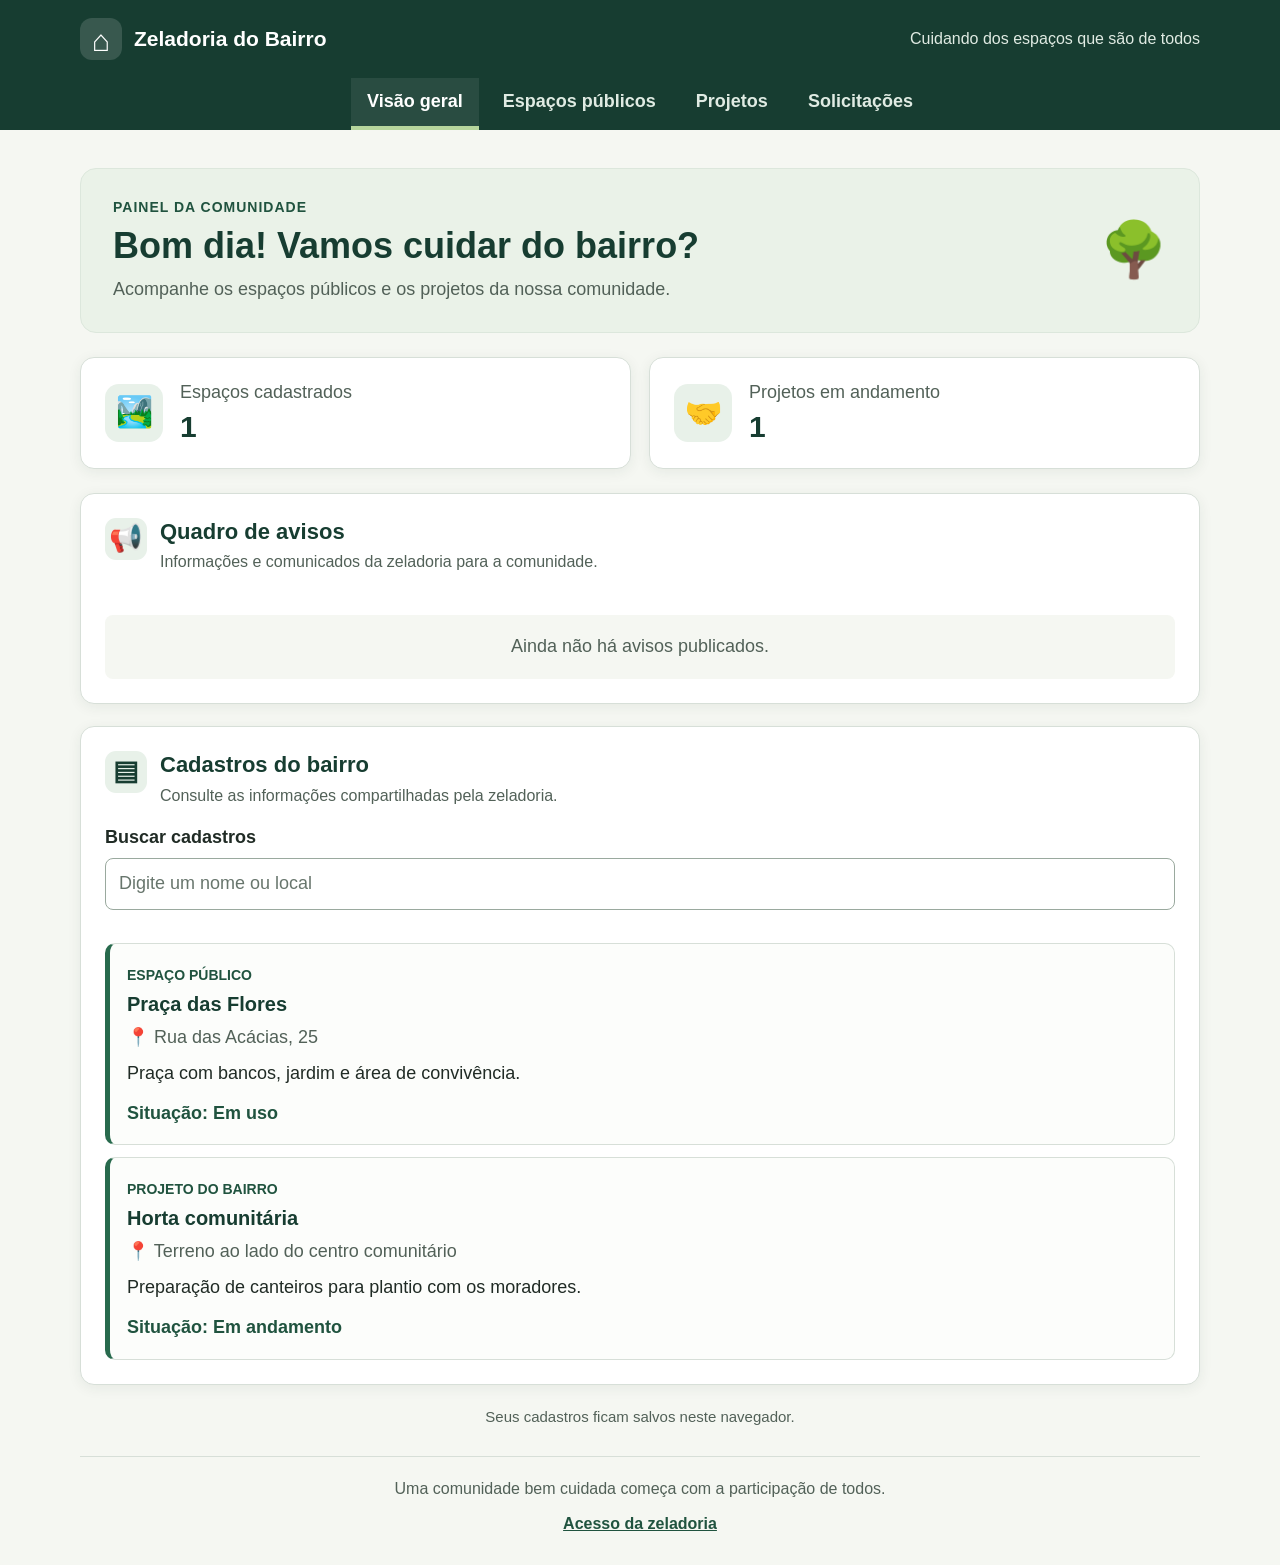
<file: globa solution/html/index.html>
<!DOCTYPE html>
<html lang="pt-BR">
<head>
  <meta charset="UTF-8">
  <meta name="viewport" content="width=device-width, initial-scale=1">
  <meta name="theme-color" content="#f5f7f2">
  <title>Zeladoria do Bairro</title>
  <link rel="stylesheet" href="../css/style.css">
  <script src="../js/public.js" defer></script>
</head>
<body data-page="dashboard">
  <a class="skip-link" href="#conteudo">Pular para o conteúdo</a>

  <header class="site-header">
    <div class="header-inner">
      <a class="brand" href="#" aria-label="Zeladoria do Bairro, página inicial">
        <span class="brand-icon" aria-hidden="true">⌂</span>
        <span>Zeladoria do Bairro</span>
      </a>
      <p class="header-note">Cuidando dos espaços que são de todos</p>
    </div>
    <nav class="main-nav" aria-label="Navegação principal">
      <a href="index.html" aria-current="page">Visão geral</a>
      <a href="espacos.html">Espaços públicos</a>
      <a href="projetos.html">Projetos</a>
      <a href="solicitacoes.html">Solicitações</a>
    </nav>
  </header>

  <main id="conteudo" class="page-content">
    <section class="welcome" aria-labelledby="page-title">
      <div>
        <p class="eyebrow">PAINEL DA COMUNIDADE</p>
        <h1 id="page-title">Bom dia! Vamos cuidar do bairro?</h1>
        <p class="welcome-copy">Acompanhe os espaços públicos e os projetos da nossa comunidade.</p>
      </div>
      <span class="welcome-icon" aria-hidden="true">🌳</span>
    </section>

    <section class="summary-grid" aria-label="Resumo do bairro">
      <article class="summary-card">
        <span class="summary-icon" aria-hidden="true">🏞️</span>
        <div>
          <p>Espaços cadastrados</p>
          <strong id="space-count">0</strong>
        </div>
      </article>
      <article class="summary-card">
        <span class="summary-icon" aria-hidden="true">🤝</span>
        <div>
          <p>Projetos em andamento</p>
          <strong id="project-count">0</strong>
        </div>
      </article>
    </section>

    <section class="panel announcements-panel" aria-labelledby="announcements-title">
      <div class="section-heading">
        <span class="heading-icon" aria-hidden="true">📢</span>
        <div>
          <h2 id="announcements-title">Quadro de avisos</h2>
          <p>Informações e comunicados da zeladoria para a comunidade.</p>
        </div>
      </div>
      <div id="public-announcements" class="announcement-list" aria-live="polite"></div>
      <p id="public-announcements-empty" class="empty-state">Ainda não há avisos publicados.</p>
    </section>

    <div class="content-grid">
      <section class="panel list-panel dashboard-list" aria-labelledby="list-title">
        <div class="list-heading">
          <div class="section-heading">
            <span class="heading-icon list-icon" aria-hidden="true">▤</span>
            <div>
              <h2 id="list-title">Cadastros do bairro</h2>
              <p>Consulte as informações compartilhadas pela zeladoria.</p>
            </div>
          </div>
          <label class="search-label" for="search-items">Buscar cadastros</label>
          <input class="search-input" id="search-items" type="search" placeholder="Digite um nome ou local">
        </div>

        <div id="item-list" class="item-list" aria-live="polite"></div>
        <p id="empty-state" class="empty-state" hidden>Nenhum cadastro encontrado.</p>
      </section>
    </div>
    <p class="privacy-note">Seus cadastros ficam salvos neste navegador.</p>
  </main>

  <footer class="site-footer">
    <p>Uma comunidade bem cuidada começa com a participação de todos.</p>
    <p class="admin-entry"><a href="admin.html">Acesso da zeladoria</a></p>
  </footer>
</body>
</html>
</file>
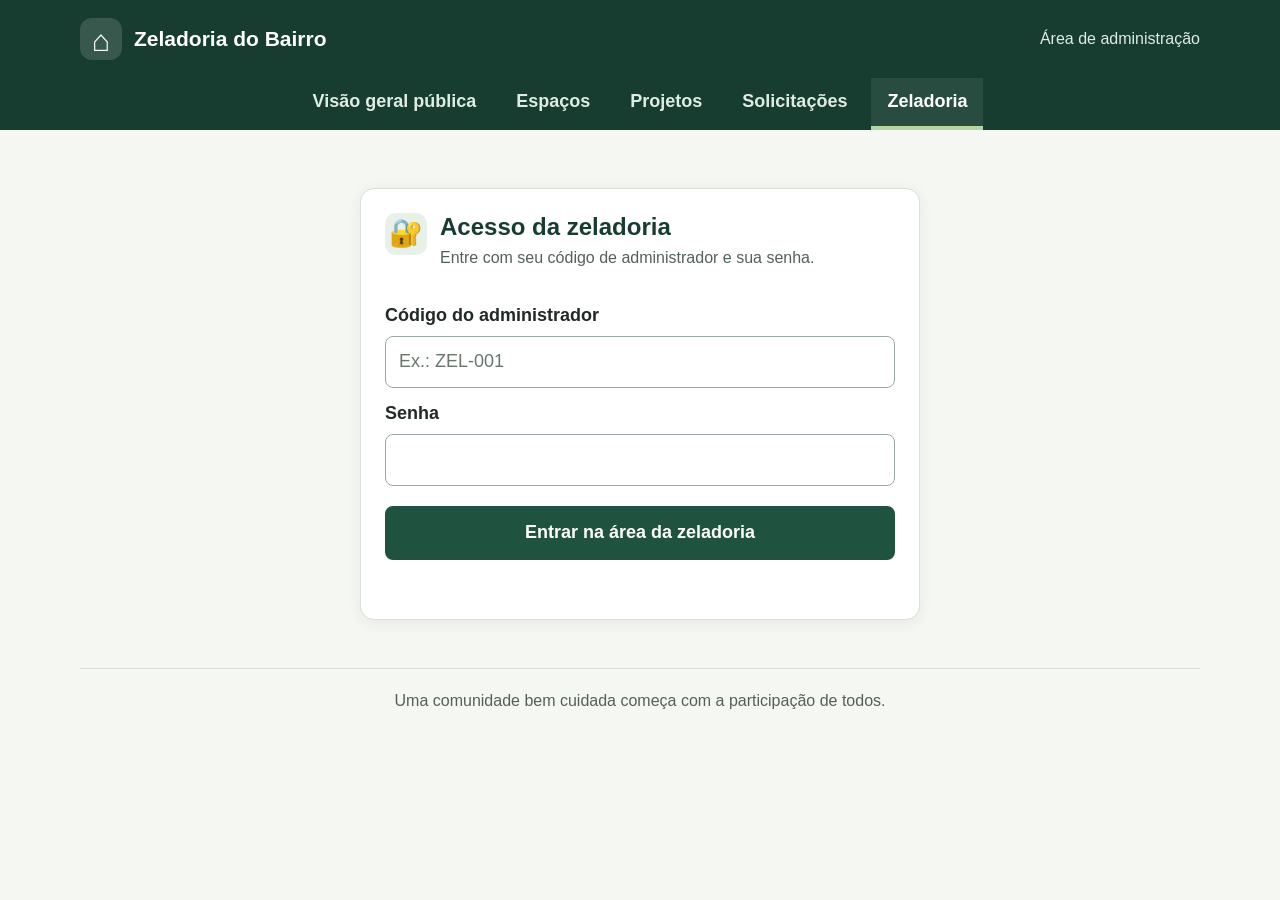
<file: globa solution/html/admin.html>
<!DOCTYPE html>
<html lang="pt-BR">
<head>
  <meta charset="UTF-8">
  <meta name="viewport" content="width=device-width, initial-scale=1">
  <meta name="theme-color" content="#f5f7f2">
  <title>Área da zeladoria | Zeladoria do Bairro</title>
  <link rel="stylesheet" href="../css/style.css">
  <script src="../js/app.js" defer></script>
  <script src="../js/admin-requests.js" defer></script>
  <script src="../js/admin-announcements.js" defer></script>
  <script src="../js/admin-auth.js" defer></script>
</head>
<body data-page="admin">
  <a class="skip-link" href="#conteudo">Pular para o conteúdo</a>
  <header class="site-header">
    <div class="header-inner">
      <a class="brand" href="index.html" aria-label="Zeladoria do Bairro, página inicial">
        <span class="brand-icon" aria-hidden="true">⌂</span>
        <span>Zeladoria do Bairro</span>
      </a>
      <p class="header-note">Área de administração</p>
    </div>
    <nav class="main-nav" aria-label="Navegação principal">
      <a href="index.html">Visão geral pública</a>
      <a href="espacos.html">Espaços</a>
      <a href="projetos.html">Projetos</a>
      <a href="solicitacoes.html">Solicitações</a>
      <a href="admin.html" aria-current="page">Zeladoria</a>
    </nav>
  </header>
  <main id="conteudo" class="page-content">
    <section id="login-section" class="panel login-panel" aria-labelledby="login-title">
      <div class="section-heading">
        <span class="heading-icon" aria-hidden="true">🔐</span>
        <div>
          <h1 id="login-title">Acesso da zeladoria</h1>
          <p>Entre com seu código de administrador e sua senha.</p>
        </div>
      </div>
      <form id="login-form">
        <label for="admin-code">Código do administrador</label>
        <input id="admin-code" name="code" type="text" autocomplete="username" maxlength="24" placeholder="Ex.: ZEL-001" required>
        <label for="admin-password">Senha</label>
        <input id="admin-password" name="password" type="password" autocomplete="current-password" maxlength="64" required>
        <button class="button button-primary submit-button" type="submit">Entrar na área da zeladoria</button>
        <p id="login-message" class="form-message" role="status" aria-live="polite"></p>
      </form>
    </section>

    <div id="admin-content" hidden>
    <section class="welcome" aria-labelledby="page-title">
      <div>
        <p class="eyebrow">ADMINISTRAÇÃO</p>
        <h1 id="page-title">Área da zeladoria</h1>
        <p class="welcome-copy">Gerencie os espaços, acompanhe projetos e atualize as solicitações dos moradores.</p>
      </div>
      <span class="welcome-icon" aria-hidden="true">🧰</span>
    </section>
    <aside class="demo-notice" aria-label="Aviso sobre acesso">
      <strong>Modo demonstração:</strong> o login é apenas visual; códigos e senhas ficam no JavaScript e podem ser vistos. Não use dados pessoais ou informações confidenciais. Acesso realmente protegido exige servidor com autenticação.
    </aside>
    <div class="admin-session">
      <p id="admin-session-name" role="status"></p>
      <button id="logout-button" class="delete-button" type="button">Sair da área da zeladoria</button>
    </div>

    <section class="summary-grid" aria-label="Resumo de cadastros">
      <article class="summary-card">
        <span class="summary-icon" aria-hidden="true">🏞️</span>
        <div><p>Espaços cadastrados</p><strong id="space-count">0</strong></div>
      </article>
      <article class="summary-card">
        <span class="summary-icon" aria-hidden="true">🤝</span>
        <div><p>Projetos em andamento</p><strong id="project-count">0</strong></div>
      </article>
    </section>

    <div class="content-grid admin-management-grid">
      <section class="panel list-panel" aria-labelledby="list-title">
        <div class="list-heading">
          <div class="section-heading">
            <span class="heading-icon list-icon" aria-hidden="true">▤</span>
            <div><h2 id="list-title">Espaços e projetos</h2><p>Edite a situação ou remova um cadastro.</p></div>
          </div>
          <label class="search-label" for="search-items">Buscar cadastros</label>
          <input class="search-input" id="search-items" type="search" placeholder="Digite um nome ou local">
        </div>
        <div class="filters" role="group" aria-label="Filtrar cadastros">
          <button class="filter-button is-selected" type="button" data-filter="all" aria-pressed="true">Todos</button>
          <button class="filter-button" type="button" data-filter="space" aria-pressed="false">Espaços públicos</button>
          <button class="filter-button" type="button" data-filter="project" aria-pressed="false">Projetos</button>
        </div>
        <div id="item-list" class="item-list" aria-live="polite"></div>
        <p id="empty-state" class="empty-state" hidden>Nenhum cadastro encontrado.</p>
        <p id="form-message" class="form-message" role="status" aria-live="polite"></p>
      </section>
    </div>

    <section class="panel requests-admin-panel" aria-labelledby="requests-admin-title">
      <div class="list-heading">
        <div class="section-heading">
          <span class="heading-icon list-icon" aria-hidden="true">📣</span>
          <div><h2 id="requests-admin-title">Solicitações dos moradores</h2><p>Atualize a situação ou exclua solicitações resolvidas.</p></div>
        </div>
        <label class="search-label" for="search-admin-requests">Buscar solicitações</label>
        <input class="search-input" id="search-admin-requests" type="search" placeholder="Digite um assunto ou local">
      </div>
      <div id="admin-request-list" class="item-list" aria-live="polite"></div>
      <p id="admin-requests-empty" class="empty-state">Ainda não há solicitações da comunidade.</p>
      <p id="admin-request-message" class="form-message" role="status" aria-live="polite"></p>
    </section>

    <section class="panel announcements-admin-panel" aria-labelledby="announcements-admin-title">
      <div class="section-heading">
        <span class="heading-icon" aria-hidden="true">📢</span>
        <div>
          <h2 id="announcements-admin-title">Avisos para a comunidade</h2>
          <p>Publique comunicados que aparecerão no quadro da página inicial.</p>
        </div>
      </div>
      <form id="announcement-form">
        <label for="announcement-title">Título do aviso</label>
        <input id="announcement-title" name="title" type="text" maxlength="80" placeholder="Ex.: Limpeza da praça na sexta-feira" required>
        <label for="announcement-body">Mensagem</label>
        <textarea id="announcement-body" name="body" rows="4" maxlength="500" placeholder="Escreva o aviso para os moradores" required></textarea>
        <button class="button button-primary submit-button" type="submit">＋ &nbsp;Publicar aviso</button>
        <p id="announcement-message" class="form-message" role="status" aria-live="polite"></p>
      </form>
      <h3 class="announcements-list-title">Avisos publicados</h3>
      <div id="admin-announcements" class="announcement-list" aria-live="polite"></div>
      <p id="admin-announcements-empty" class="empty-state">Ainda não há avisos publicados.</p>
    </section>

    <p class="privacy-note"><a href="index.html">Voltar à área da comunidade</a></p>
    </div>
  </main>
  <footer class="site-footer"><p>Uma comunidade bem cuidada começa com a participação de todos.</p></footer>
</body>
</html>
</file>
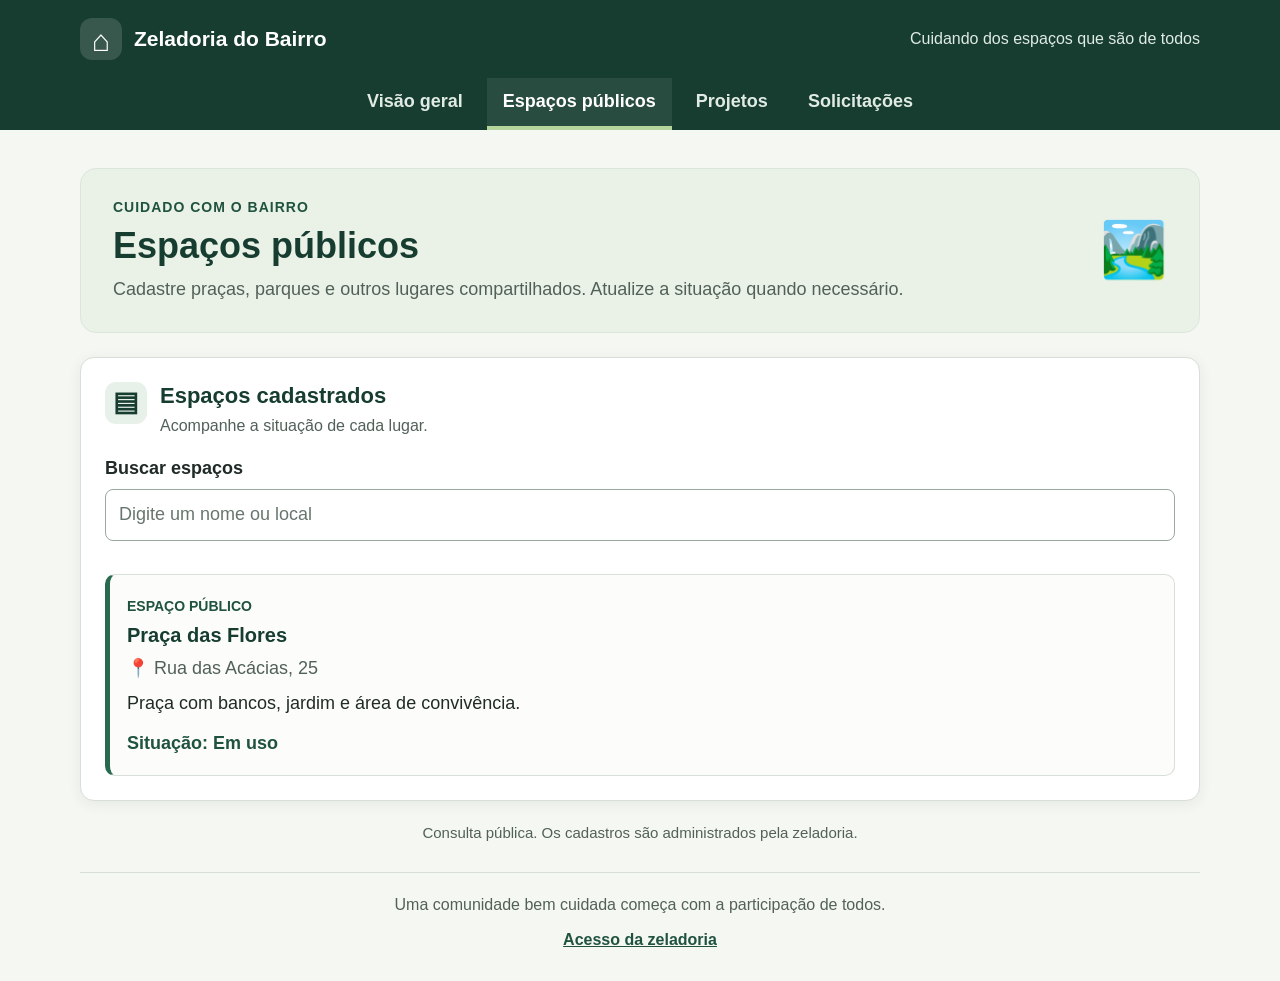
<file: globa solution/html/espacos.html>
<!DOCTYPE html>
<html lang="pt-BR">
<head>
  <meta charset="UTF-8">
  <meta name="viewport" content="width=device-width, initial-scale=1">
  <meta name="theme-color" content="#f5f7f2">
  <title>Espaços públicos | Zeladoria do Bairro</title>
  <link rel="stylesheet" href="../css/style.css">
  <script src="../js/public.js" defer></script>
</head>
<body data-page="space">
  <a class="skip-link" href="#conteudo">Pular para o conteúdo</a>
  <header class="site-header">
    <div class="header-inner">
      <a class="brand" href="index.html" aria-label="Zeladoria do Bairro, página inicial">
        <span class="brand-icon" aria-hidden="true">⌂</span>
        <span>Zeladoria do Bairro</span>
      </a>
      <p class="header-note">Cuidando dos espaços que são de todos</p>
    </div>
    <nav class="main-nav" aria-label="Navegação principal">
      <a href="index.html">Visão geral</a>
      <a href="espacos.html" aria-current="page">Espaços públicos</a>
      <a href="projetos.html">Projetos</a>
      <a href="solicitacoes.html">Solicitações</a>
    </nav>
  </header>
  <main id="conteudo" class="page-content">
    <section class="welcome" aria-labelledby="page-title">
      <div>
        <p class="eyebrow">CUIDADO COM O BAIRRO</p>
        <h1 id="page-title">Espaços públicos</h1>
        <p class="welcome-copy">Cadastre praças, parques e outros lugares compartilhados. Atualize a situação quando necessário.</p>
      </div>
      <span class="welcome-icon" aria-hidden="true">🏞️</span>
    </section>
    <div class="content-grid public-content">
      <section class="panel list-panel" aria-labelledby="list-title">
        <div class="list-heading">
          <div class="section-heading">
            <span class="heading-icon list-icon" aria-hidden="true">▤</span>
            <div>
              <h2 id="list-title">Espaços cadastrados</h2>
              <p>Acompanhe a situação de cada lugar.</p>
            </div>
          </div>
          <label class="search-label" for="search-items">Buscar espaços</label>
          <input class="search-input" id="search-items" type="search" placeholder="Digite um nome ou local">
        </div>
        <div id="item-list" class="item-list" aria-live="polite"></div>
        <p id="empty-state" class="empty-state" hidden>Nenhum espaço encontrado.</p>
      </section>
    </div>
    <p class="privacy-note">Consulta pública. Os cadastros são administrados pela zeladoria.</p>
  </main>
  <footer class="site-footer">
    <p>Uma comunidade bem cuidada começa com a participação de todos.</p>
    <p class="admin-entry"><a href="admin.html">Acesso da zeladoria</a></p>
  </footer>
</body>
</html>
</file>
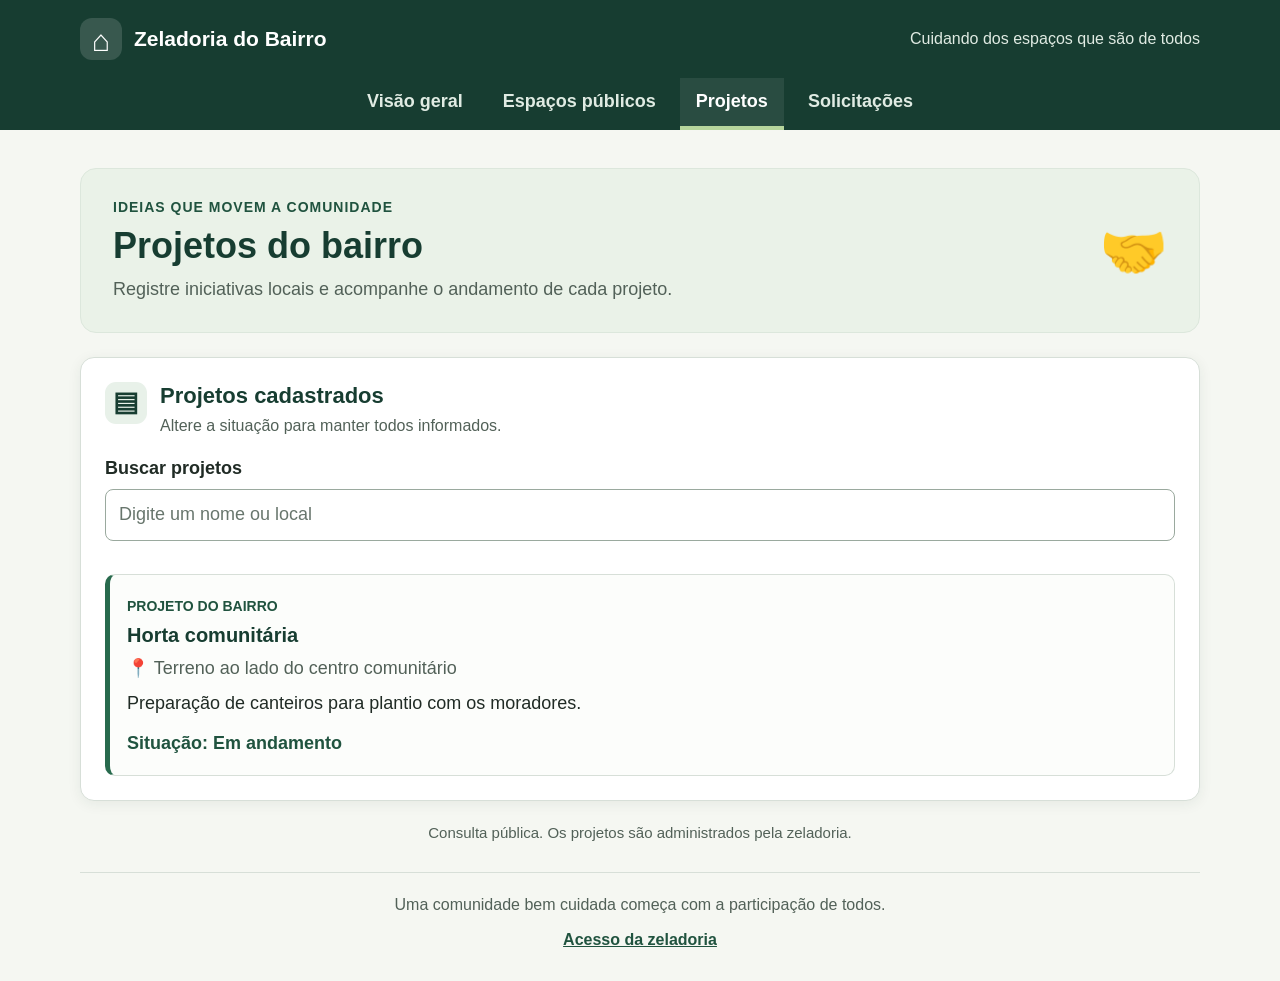
<file: globa solution/html/projetos.html>
<!DOCTYPE html>
<html lang="pt-BR">
<head>
  <meta charset="UTF-8">
  <meta name="viewport" content="width=device-width, initial-scale=1">
  <meta name="theme-color" content="#f5f7f2">
  <title>Projetos do bairro | Zeladoria do Bairro</title>
  <link rel="stylesheet" href="../css/style.css">
  <script src="../js/public.js" defer></script>
</head>
<body data-page="project">
  <a class="skip-link" href="#conteudo">Pular para o conteúdo</a>
  <header class="site-header">
    <div class="header-inner">
      <a class="brand" href="index.html" aria-label="Zeladoria do Bairro, página inicial">
        <span class="brand-icon" aria-hidden="true">⌂</span>
        <span>Zeladoria do Bairro</span>
      </a>
      <p class="header-note">Cuidando dos espaços que são de todos</p>
    </div>
    <nav class="main-nav" aria-label="Navegação principal">
      <a href="index.html">Visão geral</a>
      <a href="espacos.html">Espaços públicos</a>
      <a href="projetos.html" aria-current="page">Projetos</a>
      <a href="solicitacoes.html">Solicitações</a>
    </nav>
  </header>
  <main id="conteudo" class="page-content">
    <section class="welcome" aria-labelledby="page-title">
      <div>
        <p class="eyebrow">IDEIAS QUE MOVEM A COMUNIDADE</p>
        <h1 id="page-title">Projetos do bairro</h1>
        <p class="welcome-copy">Registre iniciativas locais e acompanhe o andamento de cada projeto.</p>
      </div>
      <span class="welcome-icon" aria-hidden="true">🤝</span>
    </section>
    <div class="content-grid public-content">
      <section class="panel list-panel" aria-labelledby="list-title">
        <div class="list-heading">
          <div class="section-heading">
            <span class="heading-icon list-icon" aria-hidden="true">▤</span>
            <div>
              <h2 id="list-title">Projetos cadastrados</h2>
              <p>Altere a situação para manter todos informados.</p>
            </div>
          </div>
          <label class="search-label" for="search-items">Buscar projetos</label>
          <input class="search-input" id="search-items" type="search" placeholder="Digite um nome ou local">
        </div>
        <div id="item-list" class="item-list" aria-live="polite"></div>
        <p id="empty-state" class="empty-state" hidden>Nenhum projeto encontrado.</p>
      </section>
    </div>
    <p class="privacy-note">Consulta pública. Os projetos são administrados pela zeladoria.</p>
  </main>
  <footer class="site-footer">
    <p>Uma comunidade bem cuidada começa com a participação de todos.</p>
    <p class="admin-entry"><a href="admin.html">Acesso da zeladoria</a></p>
  </footer>
</body>
</html>
</file>
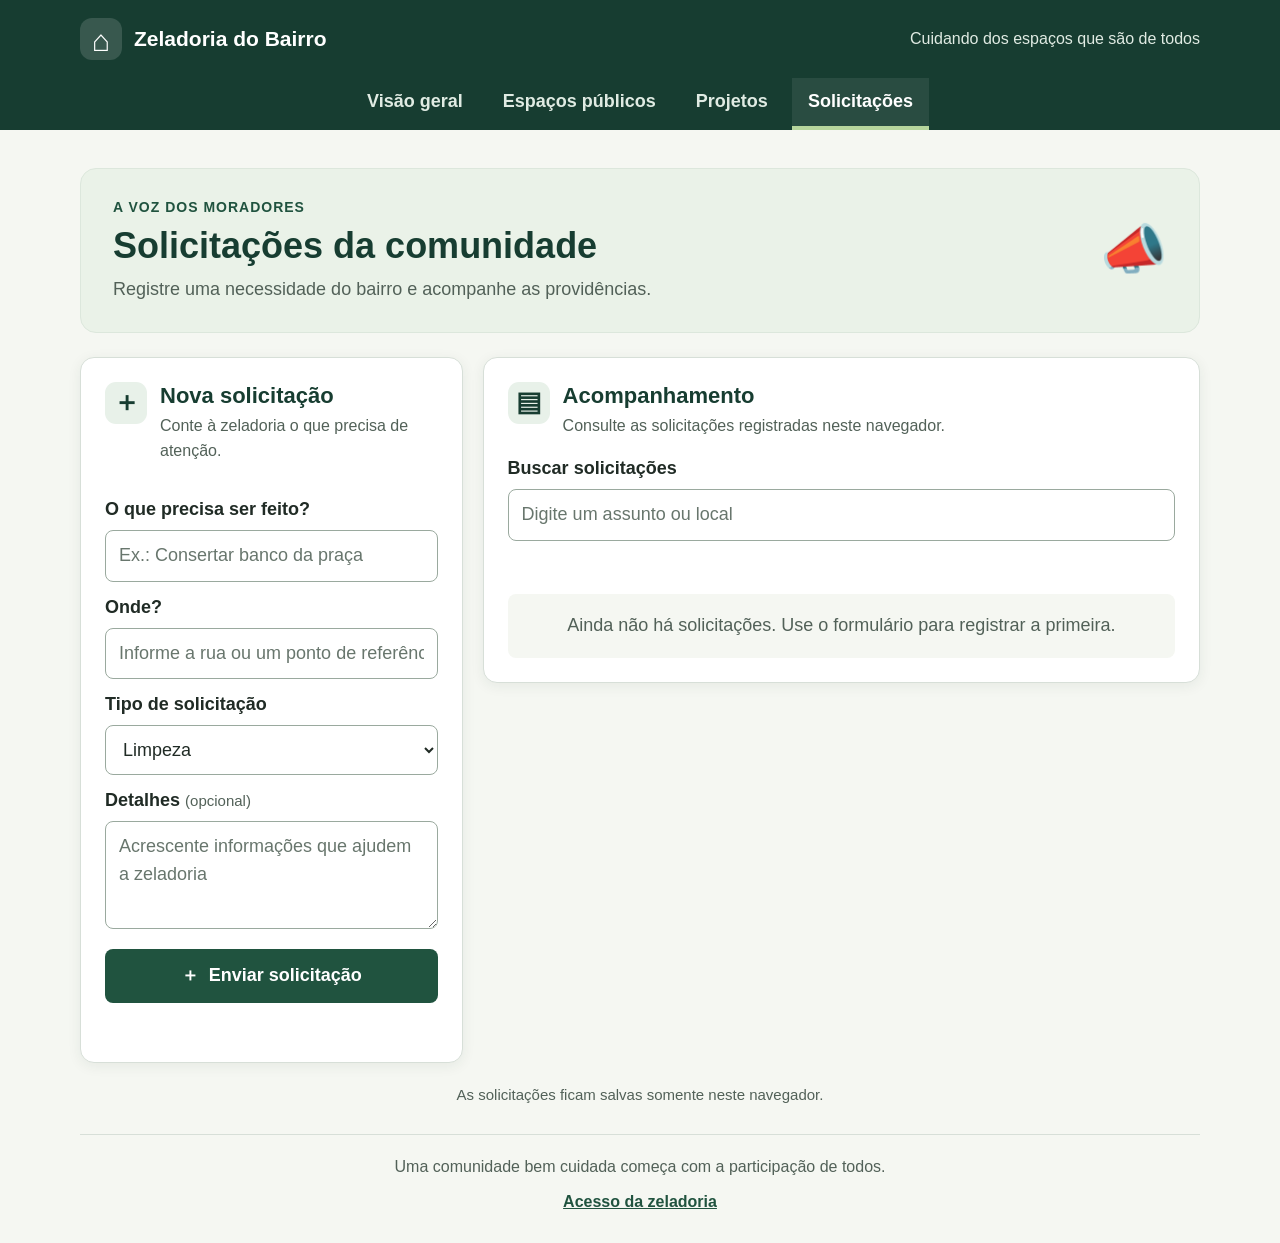
<file: globa solution/html/solicitacoes.html>
<!DOCTYPE html>
<html lang="pt-BR">
<head>
  <meta charset="UTF-8">
  <meta name="viewport" content="width=device-width, initial-scale=1">
  <meta name="theme-color" content="#f5f7f2">
  <title>Solicitações | Zeladoria do Bairro</title>
  <link rel="stylesheet" href="../css/style.css">
  <script src="../js/requests.js" defer></script>
</head>
<body>
  <a class="skip-link" href="#conteudo">Pular para o conteúdo</a>
  <header class="site-header">
    <div class="header-inner">
      <a class="brand" href="index.html" aria-label="Zeladoria do Bairro, página inicial">
        <span class="brand-icon" aria-hidden="true">⌂</span>
        <span>Zeladoria do Bairro</span>
      </a>
      <p class="header-note">Cuidando dos espaços que são de todos</p>
    </div>
    <nav class="main-nav" aria-label="Navegação principal">
      <a href="index.html">Visão geral</a>
      <a href="espacos.html">Espaços públicos</a>
      <a href="projetos.html">Projetos</a>
      <a href="solicitacoes.html" aria-current="page">Solicitações</a>
    </nav>
  </header>
  <main id="conteudo" class="page-content">
    <section class="welcome" aria-labelledby="page-title">
      <div>
        <p class="eyebrow">A VOZ DOS MORADORES</p>
        <h1 id="page-title">Solicitações da comunidade</h1>
        <p class="welcome-copy">Registre uma necessidade do bairro e acompanhe as providências.</p>
      </div>
      <span class="welcome-icon" aria-hidden="true">📣</span>
    </section>
    <div class="content-grid">
      <section class="panel form-panel" aria-labelledby="request-form-title">
        <div class="section-heading">
          <span class="heading-icon" aria-hidden="true">＋</span>
          <div>
            <h2 id="request-form-title">Nova solicitação</h2>
            <p>Conte à zeladoria o que precisa de atenção.</p>
          </div>
        </div>
        <form id="request-form">
          <label for="request-title">O que precisa ser feito?</label>
          <input id="request-title" name="title" type="text" maxlength="80" placeholder="Ex.: Consertar banco da praça" required>
          <label for="request-location">Onde?</label>
          <input id="request-location" name="location" type="text" maxlength="100" placeholder="Informe a rua ou um ponto de referência" required>
          <label for="request-category">Tipo de solicitação</label>
          <select id="request-category" name="category">
            <option>Limpeza</option>
            <option>Manutenção</option>
            <option>Iluminação</option>
            <option>Acessibilidade</option>
            <option>Outro</option>
          </select>
          <label for="request-description">Detalhes <span class="optional">(opcional)</span></label>
          <textarea id="request-description" name="description" rows="3" maxlength="240" placeholder="Acrescente informações que ajudem a zeladoria"></textarea>
          <button class="button button-primary submit-button" type="submit">＋ &nbsp;Enviar solicitação</button>
          <p id="request-message" class="form-message" role="status" aria-live="polite"></p>
        </form>
      </section>
      <section class="panel list-panel" aria-labelledby="request-list-title">
        <div class="list-heading">
          <div class="section-heading">
            <span class="heading-icon list-icon" aria-hidden="true">▤</span>
            <div>
              <h2 id="request-list-title">Acompanhamento</h2>
              <p>Consulte as solicitações registradas neste navegador.</p>
            </div>
          </div>
          <label class="search-label" for="search-requests">Buscar solicitações</label>
          <input class="search-input" id="search-requests" type="search" placeholder="Digite um assunto ou local">
        </div>
        <div id="request-list" class="item-list" aria-live="polite"></div>
        <p id="requests-empty-state" class="empty-state">Ainda não há solicitações. Use o formulário para registrar a primeira.</p>
      </section>
    </div>
    <p class="privacy-note">As solicitações ficam salvas somente neste navegador.</p>
  </main>
  <footer class="site-footer">
    <p>Uma comunidade bem cuidada começa com a participação de todos.</p>
    <p class="admin-entry"><a href="admin.html">Acesso da zeladoria</a></p>
  </footer>
</body>
</html>
</file>
<file: globa solution/css/style.css>
:root {
  color-scheme: light;
  --green-900: #173d31;
  --green-800: #20533f;
  --green-700: #286a4d;
  --green-100: #e8f1e9;
  --cream: #f5f7f2;
  --ink: #202b25;
  --muted: #526158;
  --line: #d7dfd8;
  --white: #fff;
  --shadow: 0 3px 14px rgb(23 61 49 / 7%);
}

* {
  box-sizing: border-box;
}

body {
  margin: 0;
  background: var(--cream);
  color: var(--ink);
  font-family: Arial, Helvetica, sans-serif;
  font-size: 18px;
  line-height: 1.55;
}

button,
input,
select,
textarea {
  font: inherit;
}

a {
  color: inherit;
}

.skip-link {
  position: absolute;
  z-index: 2;
  top: 8px;
  left: 8px;
  padding: 12px 16px;
  transform: translateY(-160%);
  border-radius: 6px;
  background: var(--white);
  color: var(--green-900);
}

.skip-link:focus {
  transform: translateY(0);
}

.site-header {
  background: var(--green-900);
  color: var(--white);
}

.main-nav {
  display: flex;
  justify-content: center;
  gap: 8px;
  width: min(1120px, calc(100% - 40px));
  margin: 0 auto;
  overflow-x: auto;
}

.main-nav a {
  display: block;
  min-height: 48px;
  padding: 10px 16px;
  border-bottom: 4px solid transparent;
  color: #e0ebe3;
  font-weight: 700;
  text-decoration: none;
  white-space: nowrap;
}

.main-nav a:hover,
.main-nav a[aria-current="page"] {
  border-bottom-color: #b6d59c;
  background: rgb(255 255 255 / 8%);
  color: var(--white);
}

.header-inner,
.page-content,
.site-footer {
  width: min(1120px, calc(100% - 40px));
  margin: 0 auto;
}

.header-inner {
  min-height: 78px;
  display: flex;
  align-items: center;
  justify-content: space-between;
  gap: 20px;
}

.brand {
  display: inline-flex;
  align-items: center;
  gap: 12px;
  color: var(--white);
  font-size: 21px;
  font-weight: 700;
  text-decoration: none;
}

.brand-icon {
  display: grid;
  width: 42px;
  height: 42px;
  place-items: center;
  border-radius: 12px;
  background: rgb(255 255 255 / 14%);
  font-size: 30px;
}

.header-note {
  margin: 0;
  color: #e0ebe3;
  font-size: 16px;
}

.page-content {
  padding: 38px 0 28px;
}

.welcome {
  display: flex;
  align-items: center;
  justify-content: space-between;
  gap: 20px;
  margin-bottom: 24px;
  padding: 28px 32px;
  border: 1px solid #dce7dc;
  border-radius: 16px;
  background: #eaf2e8;
}

.eyebrow {
  margin: 0 0 5px;
  color: var(--green-800);
  font-size: 14px;
  font-weight: 700;
  letter-spacing: 1px;
}

h1,
h2,
p {
  overflow-wrap: anywhere;
}

h1 {
  margin: 0;
  color: var(--green-900);
  font-size: clamp(27px, 4vw, 36px);
  line-height: 1.2;
}

.welcome-copy {
  margin: 9px 0 0;
  color: var(--muted);
}

.welcome-icon {
  flex: 0 0 auto;
  font-size: 54px;
}

.summary-grid {
  display: grid;
  grid-template-columns: repeat(2, minmax(0, 1fr));
  gap: 18px;
  margin-bottom: 24px;
}

.summary-card {
  display: flex;
  align-items: center;
  gap: 17px;
  min-height: 112px;
  padding: 20px 24px;
  border: 1px solid var(--line);
  border-radius: 14px;
  background: var(--white);
  box-shadow: var(--shadow);
}

.summary-icon {
  display: grid;
  width: 58px;
  height: 58px;
  flex: 0 0 auto;
  place-items: center;
  border-radius: 14px;
  background: var(--green-100);
  font-size: 30px;
}

.summary-card p {
  margin: 0 0 2px;
  color: var(--muted);
}

.summary-card strong {
  color: var(--green-900);
  font-size: 30px;
  line-height: 1.2;
}

.content-grid {
  display: grid;
  grid-template-columns: minmax(290px, 0.8fr) minmax(0, 1.5fr);
  align-items: start;
  gap: 20px;
}

.panel {
  min-width: 0;
  padding: 24px;
  border: 1px solid var(--line);
  border-radius: 14px;
  background: var(--white);
  box-shadow: var(--shadow);
}

.section-heading {
  display: flex;
  align-items: flex-start;
  gap: 13px;
  margin-bottom: 20px;
}

.heading-icon {
  display: grid;
  width: 42px;
  height: 42px;
  flex: 0 0 auto;
  place-items: center;
  border-radius: 11px;
  background: var(--green-100);
  color: var(--green-900);
  font-size: 27px;
  font-weight: 700;
}

h2 {
  margin: 0;
  color: var(--green-900);
  font-size: 22px;
  line-height: 1.3;
}

.section-heading p {
  margin: 4px 0 0;
  color: var(--muted);
  font-size: 16px;
}

.dashboard-list {
  grid-column: 1 / -1;
}

.public-content {
  grid-template-columns: minmax(0, 1fr);
}

.admin-management-grid {
  grid-template-columns: minmax(0, 1fr);
}

.public-status {
  margin: 12px 0 0;
  color: var(--green-800);
  font-weight: 700;
}

.demo-notice {
  margin: 0 0 22px;
  padding: 16px 18px;
  border: 2px solid #8a5a00;
  border-radius: 10px;
  background: #fff5d9;
  color: #49320b;
}

.login-panel {
  width: min(100%, 560px);
  margin: 20px auto;
}

.login-panel h1 {
  font-size: 24px;
}

.admin-session {
  display: flex;
  align-items: center;
  justify-content: space-between;
  gap: 16px;
  margin: 0 0 18px;
}

.admin-session p {
  margin: 0;
  color: var(--green-900);
  font-weight: 700;
}

.requests-admin-panel {
  margin-top: 22px;
}

.announcements-panel,
.announcements-admin-panel {
  margin: 0 0 22px;
}

.announcements-admin-panel {
  margin-top: 22px;
}

.announcement-list {
  display: grid;
  gap: 12px;
}

.announcement-card {
  padding: 18px;
  border: 1px solid var(--line);
  border-left: 5px solid var(--green-700);
  border-radius: 10px;
  background: #fcfdfb;
}

.announcement-card-heading {
  display: flex;
  align-items: flex-start;
  justify-content: space-between;
  gap: 12px;
}

.announcement-card h3 {
  margin: 0;
  color: var(--green-900);
  font-size: 20px;
  line-height: 1.3;
}

.announcement-card time {
  flex: 0 0 auto;
  color: var(--muted);
  font-size: 15px;
}

.announcement-card > p {
  margin: 10px 0 0;
  white-space: pre-wrap;
}

.announcement-card .delete-button {
  margin-top: 14px;
}

.announcements-list-title {
  margin: 24px 0 4px;
  color: var(--green-900);
  font-size: 19px;
}

.admin-entry {
  margin-top: 10px !important;
}

.admin-entry a {
  color: var(--green-800);
  font-weight: 700;
}

.admin-entry a:hover,
.privacy-note a:hover {
  text-decoration-thickness: 2px;
}

form {
  display: flex;
  flex-direction: column;
}

form label,
.search-label {
  margin: 12px 0 6px;
  color: var(--ink);
  font-weight: 700;
}

input,
select,
textarea {
  width: 100%;
  min-height: 50px;
  padding: 11px 13px;
  border: 1px solid #9aa99e;
  border-radius: 8px;
  background: var(--white);
  color: var(--ink);
}

textarea {
  min-height: 96px;
  resize: vertical;
}

input::placeholder,
textarea::placeholder {
  color: #68766d;
  opacity: 1;
}

input:focus,
select:focus,
textarea:focus,
button:focus-visible,
a:focus-visible {
  outline: 3px solid #e6a92e;
  outline-offset: 3px;
}

.optional {
  color: var(--muted);
  font-size: 15px;
  font-weight: 400;
}

.button {
  min-height: 52px;
  padding: 11px 16px;
  border: 2px solid transparent;
  border-radius: 8px;
  cursor: pointer;
  font-weight: 700;
}

.button-primary {
  background: var(--green-800);
  color: var(--white);
}

.button-primary:hover {
  background: var(--green-900);
}

.submit-button {
  margin-top: 20px;
}

.form-message {
  min-height: 1.5em;
  margin: 8px 0 0;
  color: var(--green-800);
  font-weight: 700;
}

.list-heading {
  margin-bottom: 17px;
}

.list-heading .section-heading {
  margin-bottom: 12px;
}

.search-label {
  display: block;
  margin-top: 16px;
}

.filters {
  display: flex;
  flex-wrap: wrap;
  gap: 8px;
  padding-bottom: 16px;
  border-bottom: 1px solid var(--line);
}

.filter-button {
  min-height: 44px;
  padding: 8px 14px;
  border: 1px solid #9aa99e;
  border-radius: 999px;
  background: var(--white);
  color: var(--green-900);
  cursor: pointer;
  font-weight: 700;
}

.filter-button:hover,
.filter-button.is-selected {
  border-color: var(--green-800);
  background: var(--green-800);
  color: var(--white);
}

.item-list {
  display: grid;
  gap: 12px;
  padding-top: 16px;
}

.item-card {
  padding: 17px;
  border: 1px solid var(--line);
  border-left: 5px solid var(--green-700);
  border-radius: 10px;
  background: #fcfdfb;
}

.item-card-top {
  display: flex;
  align-items: flex-start;
  justify-content: space-between;
  gap: 12px;
}

.item-type {
  display: inline-block;
  margin-bottom: 4px;
  color: var(--green-800);
  font-size: 14px;
  font-weight: 700;
}

.item-card h3 {
  margin: 0;
  color: var(--green-900);
  font-size: 20px;
  line-height: 1.3;
}

.item-location {
  margin: 7px 0 0;
  color: var(--muted);
}

.item-description {
  margin: 8px 0 0;
  color: var(--ink);
}

.item-controls {
  display: flex;
  align-items: end;
  gap: 12px;
  margin-top: 14px;
}

.status-field {
  width: min(260px, 100%);
}

.status-field label {
  display: block;
  margin: 0 0 5px;
  color: var(--muted);
  font-size: 15px;
  font-weight: 700;
}

.status-field select {
  min-height: 44px;
}

.delete-button {
  min-height: 44px;
  padding: 8px 12px;
  border: 1px solid #9c3d36;
  border-radius: 8px;
  background: var(--white);
  color: #812c27;
  cursor: pointer;
  font-weight: 700;
}

.delete-button:hover {
  background: #fff0ef;
}

.empty-state {
  margin: 20px 0 0;
  padding: 18px;
  border-radius: 8px;
  background: var(--cream);
  color: var(--muted);
  text-align: center;
}

.privacy-note {
  margin: 20px 0 0;
  color: var(--muted);
  font-size: 15px;
  text-align: center;
}

.site-footer {
  padding: 20px 0 28px;
  border-top: 1px solid var(--line);
  color: var(--muted);
  font-size: 16px;
  text-align: center;
}

.site-footer p {
  margin: 0;
}

@media (max-width: 760px) {
  .main-nav {
    justify-content: flex-start;
    width: 100%;
    padding: 0 12px;
  }

  .main-nav a {
    padding-right: 12px;
    padding-left: 12px;
  }

  .content-grid {
    grid-template-columns: 1fr;
  }

  .dashboard-list {
    grid-column: auto;
  }
}

@media (max-width: 520px) {
  body {
    font-size: 17px;
  }

  .header-inner,
  .page-content,
  .site-footer {
    width: min(100% - 28px, 1120px);
  }

  .header-inner {
    min-height: 68px;
  }

  .brand {
    font-size: 18px;
  }

  .brand-icon {
    width: 38px;
    height: 38px;
  }

  .header-note {
    display: none;
  }

  .page-content {
    padding-top: 22px;
  }

  .welcome {
    padding: 21px;
  }

  .welcome-icon {
    font-size: 40px;
  }

  .summary-grid {
    grid-template-columns: 1fr;
    gap: 12px;
  }

  .summary-card {
    min-height: 90px;
    padding: 15px 18px;
  }

  .panel {
    padding: 18px;
  }

  .item-controls {
    align-items: stretch;
    flex-direction: column;
  }

  .status-field {
    width: 100%;
  }
}
</file>
